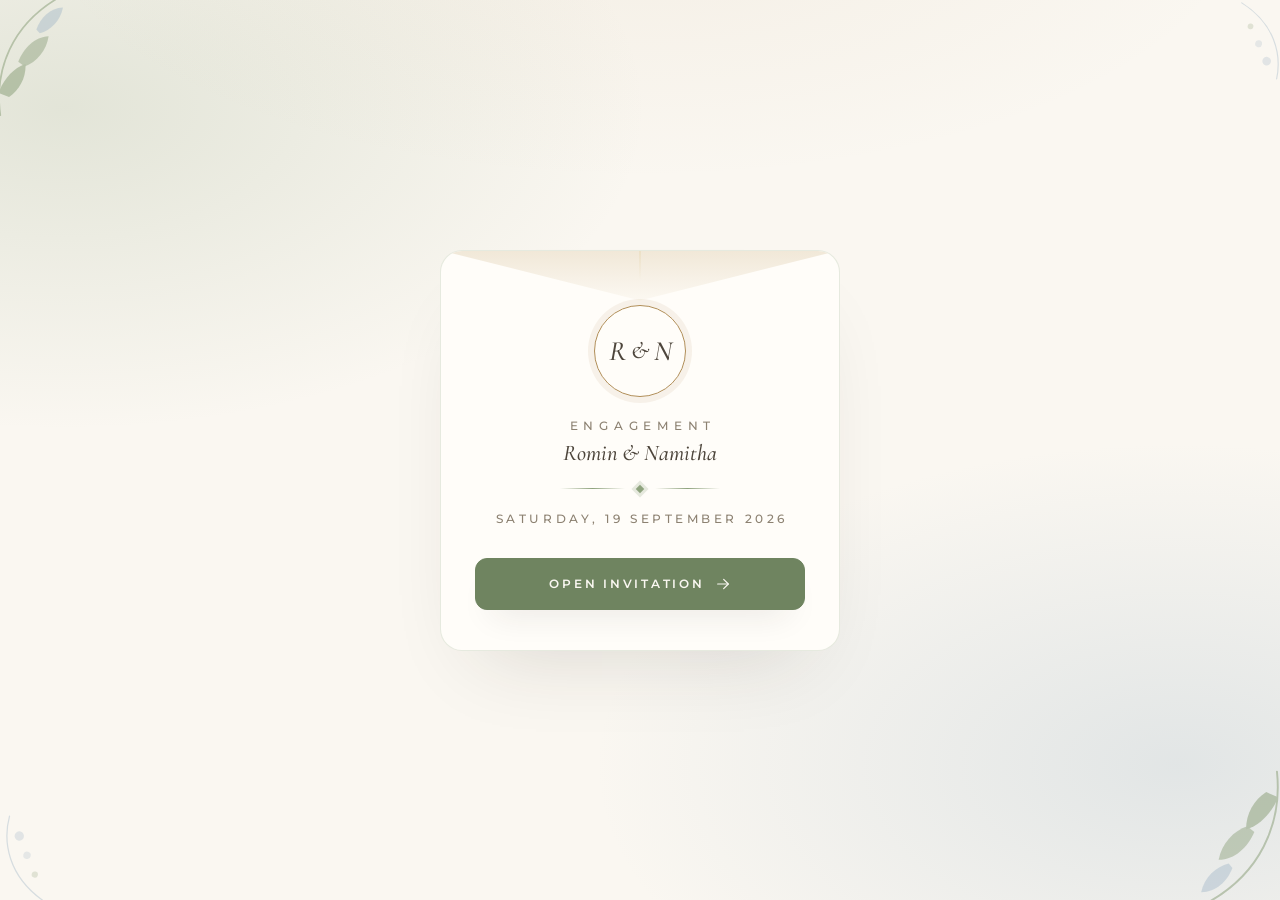
<file: index.html>
<!DOCTYPE html>
<html lang="en">
<head>
  <meta charset="UTF-8" />
  <meta name="viewport" content="width=device-width, initial-scale=1.0, viewport-fit=cover" />
  <title>Romin &amp; Namitha &middot; Engagement Invitation</title>
  <meta name="description" content="You're invited to celebrate the engagement of Romin and Namitha on 19 September 2026 at Staydium Bungalow Resort, Kozhikode." />

  <link rel="preconnect" href="https://fonts.googleapis.com" />
  <link rel="preconnect" href="https://fonts.gstatic.com" crossorigin />
  <link href="https://fonts.googleapis.com/css2?family=Cormorant+Garamond:ital,wght@0,400;0,500;0,600;1,400;1,500&family=Montserrat:wght@300;400;500;600&family=Great+Vibes&display=swap" rel="stylesheet" />

  <link rel="stylesheet" href="invite.css?v=20260919a" />
  <link rel="prefetch" href="main.html" />
</head>
<body>

  <main class="opening" id="opening">
    <div class="botanicals" aria-hidden="true">
      <svg class="leaf--tl" viewBox="0 0 100 100" fill="none" xmlns="http://www.w3.org/2000/svg">
        <path d="M10 90C10 60 25 25 70 10" stroke="#8fa37e" stroke-width="1.2" stroke-linecap="round"/>
        <path d="M18 78c8-4 14-12 15-22-10 2-18 10-22 18Z" fill="#8fa37e"/>
        <path d="M32 58c9-2 17-9 20-19-10-1-19 6-24 15Z" fill="#8fa37e" opacity="0.85"/>
        <path d="M46 36c8-1 16-7 19-16-9-1-17 5-21 13Z" fill="#a3b8c8" opacity="0.8"/>
      </svg>
      <svg class="leaf--br" viewBox="0 0 100 100" fill="none" xmlns="http://www.w3.org/2000/svg">
        <path d="M10 90C10 60 25 25 70 10" stroke="#8fa37e" stroke-width="1.2" stroke-linecap="round"/>
        <path d="M18 78c8-4 14-12 15-22-10 2-18 10-22 18Z" fill="#8fa37e"/>
        <path d="M32 58c9-2 17-9 20-19-10-1-19 6-24 15Z" fill="#8fa37e" opacity="0.85"/>
        <path d="M46 36c8-1 16-7 19-16-9-1-17 5-21 13Z" fill="#a3b8c8" opacity="0.8"/>
      </svg>
      <svg class="leaf--tr" viewBox="0 0 100 100" fill="none" xmlns="http://www.w3.org/2000/svg">
        <path d="M14 86C14 60 28 30 66 16" stroke="#a3b8c8" stroke-width="1.2" stroke-linecap="round"/>
        <circle cx="28" cy="70" r="4.5" fill="#a3b8c8" opacity="0.7"/>
        <circle cx="40" cy="54" r="3.6" fill="#a3b8c8" opacity="0.6"/>
        <circle cx="52" cy="38" r="3" fill="#8fa37e" opacity="0.6"/>
      </svg>
      <svg class="leaf--bl" viewBox="0 0 100 100" fill="none" xmlns="http://www.w3.org/2000/svg">
        <path d="M14 86C14 60 28 30 66 16" stroke="#a3b8c8" stroke-width="1.2" stroke-linecap="round"/>
        <circle cx="28" cy="70" r="4.5" fill="#a3b8c8" opacity="0.7"/>
        <circle cx="40" cy="54" r="3.6" fill="#a3b8c8" opacity="0.6"/>
        <circle cx="52" cy="38" r="3" fill="#8fa37e" opacity="0.6"/>
      </svg>
    </div>

    <h1 class="sr-only">Romin &amp; Namitha &mdash; Engagement Invitation, 19 September 2026</h1>

    <section class="envelope" id="envelope" aria-label="Invitation">
      <div class="envelope__flap" aria-hidden="true"></div>
      <div class="envelope__body">
        <div class="monogram-emblem" aria-hidden="true">
          <span class="monogram-emblem__letter">R</span>
          <span class="monogram-emblem__amp">&amp;</span>
          <span class="monogram-emblem__letter">N</span>
        </div>

        <p class="eyebrow">Engagement</p>
        <p class="opening__names">Romin &amp; Namitha</p>

        <div class="opening__divider" aria-hidden="true">
          <span class="opening__divider-line"></span>
          <span class="opening__divider-leaf"></span>
          <span class="opening__divider-line"></span>
        </div>

        <p class="opening__date">Saturday, 19 September 2026</p>

        <button type="button" class="btn-open" id="open-btn" aria-label="Open Romin and Namitha's engagement invitation">
          Open Invitation
          <svg class="btn-open__arrow" viewBox="0 0 24 24" width="16" height="16" fill="none" stroke="currentColor" stroke-width="1.8" stroke-linecap="round" stroke-linejoin="round" aria-hidden="true">
            <line x1="4" y1="12" x2="20" y2="12"></line>
            <polyline points="13 5 20 12 13 19"></polyline>
          </svg>
        </button>
      </div>
    </section>
  </main>

  <script src="invite.js?v=20260919a"></script>
</body>
</html>
</file>
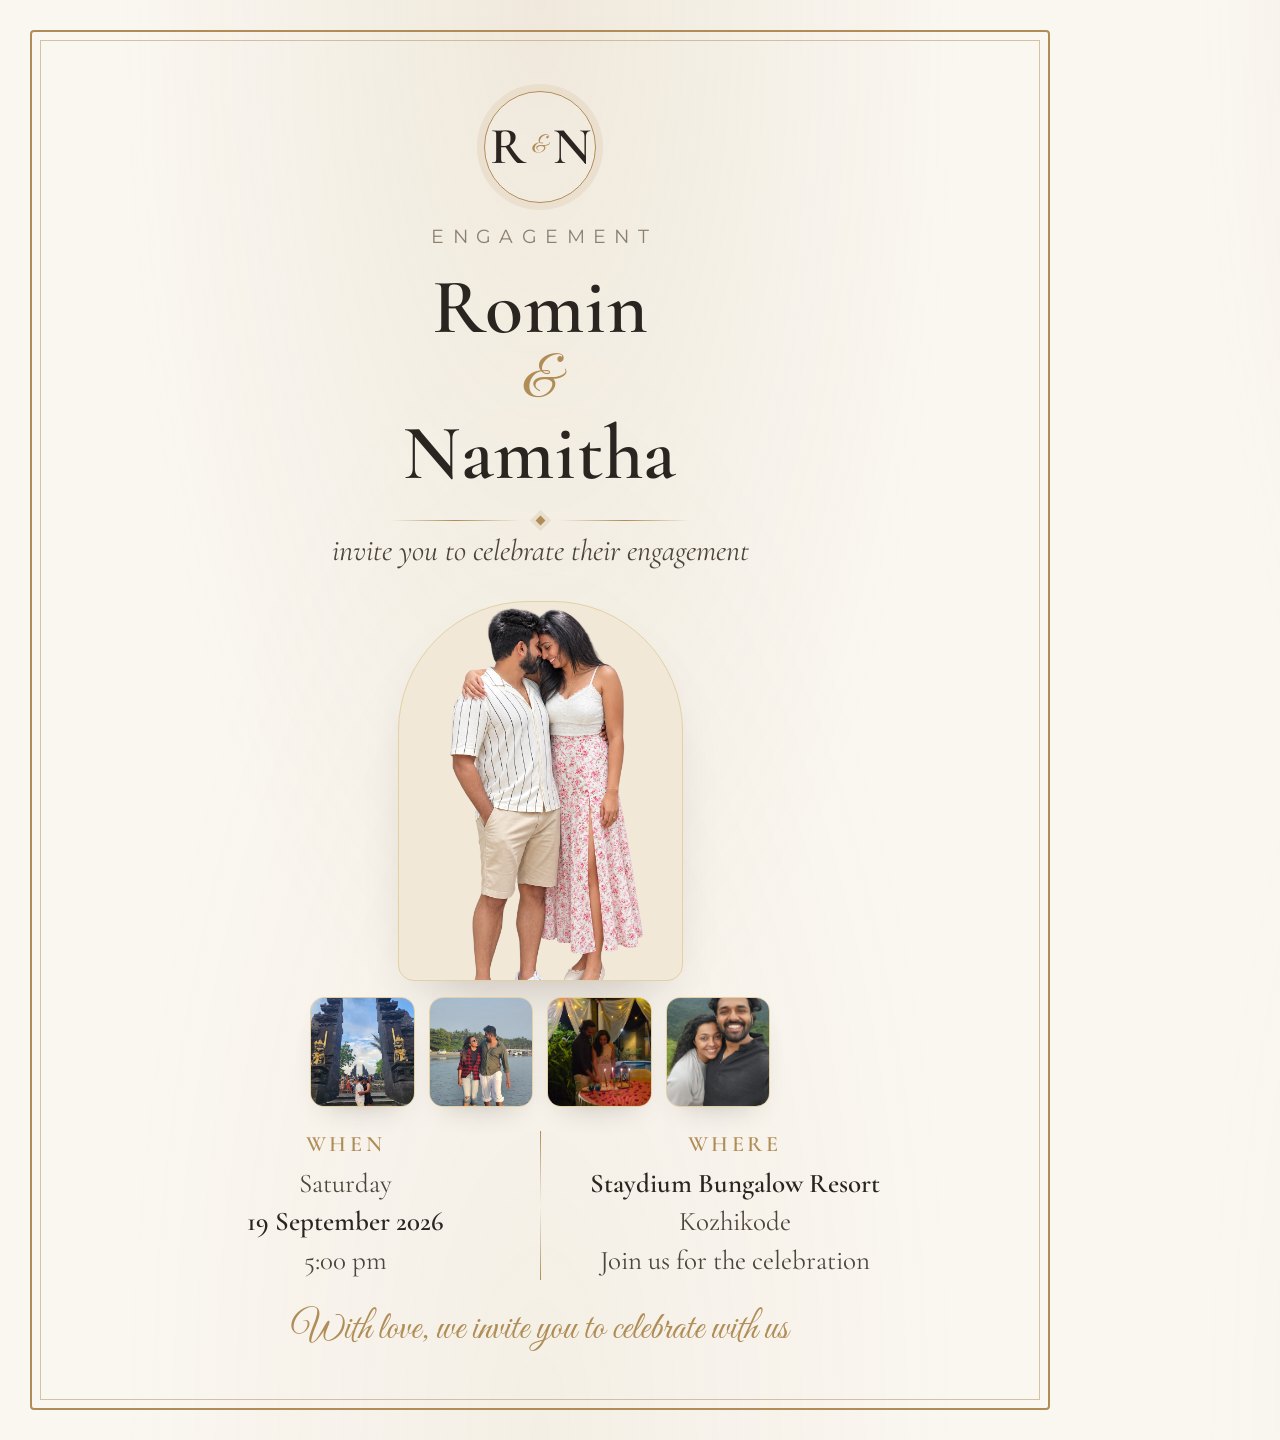
<file: invite-card.html>
<!DOCTYPE html>
<html lang="en">
<head>
<meta charset="UTF-8" />
<link rel="preconnect" href="https://fonts.googleapis.com" />
<link rel="preconnect" href="https://fonts.gstatic.com" crossorigin />
<link href="https://fonts.googleapis.com/css2?family=Cormorant+Garamond:ital,wght@0,400;0,500;0,600;1,400;1,500&family=Montserrat:wght@300;400;500;600&family=Great+Vibes&display=swap" rel="stylesheet" />
<style>
  :root {
    --ivory: #faf7f1;
    --cream: #f1e8d8;
    --paper: #fffdf9;
    --ink: #2b2521;
    --ink-soft: #4d453b;
    --stone: #8c8171;
    --gold: #b08d57;
    --gold-soft: #e3d1a4;
    --serif: "Cormorant Garamond", Georgia, serif;
    --script: "Great Vibes", cursive;
    --sans: "Montserrat", Arial, sans-serif;
  }
  * { box-sizing: border-box; margin: 0; padding: 0; }
  html, body { width: 1080px; height: 1440px; }
  body {
    font-family: var(--sans);
    color: var(--ink-soft);
    background:
      radial-gradient(ellipse at 50% 0%, rgba(176, 141, 87, 0.14), transparent 55%),
      radial-gradient(ellipse at 50% 100%, rgba(176, 141, 87, 0.08), transparent 55%),
      var(--ivory);
  }
  .card { width: 1080px; height: 1440px; padding: 30px; }
  .frame {
    width: 100%;
    height: 100%;
    border: 2px solid var(--gold);
    border-radius: 4px;
    padding: 8px;
  }
  .inner {
    width: 100%;
    height: 100%;
    border: 1px solid rgba(176, 141, 87, 0.5);
    display: flex;
    flex-direction: column;
    align-items: center;
    text-align: center;
    padding: 50px 64px 46px;
  }
  .monogram {
    display: inline-flex;
    align-items: center;
    justify-content: center;
    gap: 6px;
    width: 112px;
    height: 112px;
    border: 1px solid var(--gold);
    border-radius: 50%;
    color: var(--ink);
    font-family: var(--serif);
    box-shadow: 0 0 0 7px rgba(176, 141, 87, 0.12);
    margin-bottom: 22px;
  }
  .monogram span { font-size: 52px; line-height: 1; font-weight: 600; }
  .monogram small { font-size: 24px; color: var(--gold); font-family: var(--script); }
  .eyebrow {
    font-size: 19px;
    letter-spacing: 0.44em;
    text-transform: uppercase;
    color: var(--stone);
    margin-bottom: 20px;
    padding-left: 0.44em;
  }
  .names {
    display: flex;
    flex-direction: column;
    align-items: center;
    gap: 2px;
  }
  .names__name {
    font-family: var(--serif);
    font-weight: 600;
    color: var(--ink);
    font-size: 78px;
    line-height: 1.02;
    letter-spacing: 0.01em;
  }
  .names__amp {
    font-family: var(--script);
    font-size: 58px;
    color: var(--gold);
    line-height: 1;
    margin: 2px 0;
  }
  .divider {
    display: flex;
    align-items: center;
    justify-content: center;
    gap: 16px;
    width: 300px;
    margin: 24px 0 8px;
  }
  .divider__line { height: 1px; flex: 1; background: linear-gradient(90deg, transparent, var(--gold), transparent); }
  .divider__diamond { width: 7px; height: 7px; background: var(--gold); transform: rotate(45deg); box-shadow: 0 0 0 4px rgba(176, 141, 87, 0.16); }
  .subtitle {
    font-family: var(--serif);
    font-style: italic;
    font-size: 30px;
    color: var(--ink-soft);
  }
  .photo {
    flex: 1;
    display: flex;
    flex-direction: column;
    align-items: center;
    justify-content: center;
    gap: 16px;
    width: 100%;
    min-height: 0;
    margin: 22px 0 6px;
  }
  .photo-frame {
    height: 100%;
    max-height: 380px;
    aspect-ratio: 3 / 4;
    border-radius: 130px 130px 16px 16px;
    overflow: hidden;
    background: var(--cream);
    border: 1px solid var(--gold-soft);
    box-shadow: 0 30px 60px -30px rgba(43, 37, 30, 0.28);
  }
  .photo-frame img {
    width: 100%;
    height: 100%;
    object-fit: cover;
    object-position: top center;
  }
  .photo-thumbs {
    display: flex;
    gap: 14px;
    justify-content: center;
    width: 100%;
    max-width: 460px;
  }
  .photo-thumb {
    flex: 1;
    height: 110px;
    border-radius: 14px;
    overflow: hidden;
    background: var(--cream);
    border: 1px solid var(--gold-soft);
    box-shadow: 0 14px 30px -18px rgba(43, 37, 30, 0.3);
  }
  .photo-thumb img {
    width: 100%;
    height: 100%;
    object-fit: cover;
  }
  .photo-thumb:nth-of-type(1) img { object-position: center 42%; }
  .photo-thumb:nth-of-type(2) img { object-position: center 24%; }
  .photo-thumb:nth-of-type(3) img { object-position: center 38%; }
  .photo-thumb:nth-of-type(4) img { object-position: center 78%; }
  .details {
    display: flex;
    align-items: stretch;
    justify-content: center;
    gap: 44px;
    margin-top: 8px;
  }
  .details__col { flex: 0 0 300px; width: 300px; }
  .details__sep { width: 1px; background: linear-gradient(var(--gold), transparent, var(--gold)); }
  .details__label {
    font-family: var(--serif);
    font-weight: 600;
    letter-spacing: 0.16em;
    text-transform: uppercase;
    color: var(--gold);
    font-size: 22px;
    margin-bottom: 8px;
  }
  .details__text { font-family: var(--serif); font-size: 27px; line-height: 1.42; color: var(--ink-soft); }
  .details__text strong { color: var(--ink); font-weight: 600; }
  .footer {
    margin-top: 26px;
    font-family: var(--script);
    font-size: 38px;
    color: var(--gold);
  }
</style>
</head>
<body>
  <div class="card">
    <div class="frame">
      <div class="inner">
        <div class="monogram"><span>R</span><small>&amp;</small><span>N</span></div>
        <p class="eyebrow">Engagement</p>

        <div class="names">
          <div class="names__name">Romin</div>
          <span class="names__amp">&amp;</span>
          <div class="names__name">Namitha</div>
        </div>

        <div class="divider">
          <span class="divider__line"></span>
          <span class="divider__diamond"></span>
          <span class="divider__line"></span>
        </div>
        <p class="subtitle">invite you to celebrate their engagement</p>

        <div class="photo">
          <div class="photo-frame">
            <img src="couple-hero.png?v=20260919" alt="Romin and Namitha together" />
          </div>
          <div class="photo-thumbs">
            <div class="photo-thumb"><img src="./side.jpeg" alt="Romin and Namitha engagement photo" /></div>
            <div class="photo-thumb"><img src="./side2.jpeg" alt="Romin and Namitha engagement photo" /></div>
            <div class="photo-thumb"><img src="./side3.jpeg" alt="Romin and Namitha engagement photo" /></div>
            <div class="photo-thumb"><img src="./side4.jpeg" alt="Romin and Namitha engagement photo" /></div>
          </div>
        </div>

        <div class="details">
          <div class="details__col">
            <div class="details__label">When</div>
            <div class="details__text">Saturday<br /><strong>19 September 2026</strong><br />5:00 pm</div>
          </div>
          <div class="details__sep"></div>
          <div class="details__col">
            <div class="details__label">Where</div>
            <div class="details__text"><strong>Staydium Bungalow Resort</strong><br />Kozhikode<br />Join us for the celebration</div>
          </div>
        </div>

        <p class="footer">With love, we invite you to celebrate with us</p>
      </div>
    </div>
  </div>
</body>
</html>
</file>
<file: invite.css>
:root {
  --ivory: #faf7f1;
  --cream: #f1e8d8;
  --paper: #fffdf9;
  --ink: #2b2521;
  --ink-soft: #4d453b;
  --stone: #8c8171;
  --stone-soft: #d8cebb;
  --gold: #b08d57;
  --gold-deep: #8f6f3e;
  --gold-soft: #e3d1a4;
  --shadow: rgba(43, 37, 30, 0.16);

  --sage: #8fa37e;
  --sage-deep: #6f8460;
  --sage-soft: rgba(143, 163, 126, 0.22);
  --dusty-blue: #a3b8c8;
  --dusty-blue-soft: rgba(163, 184, 200, 0.28);

  --serif: "Cormorant Garamond", Georgia, serif;
  --script: "Great Vibes", "Cormorant Garamond", cursive;
  --sans: "Montserrat", "Helvetica Neue", Arial, sans-serif;
}

* { box-sizing: border-box; }

html, body {
  height: 100%;
}

body {
  margin: 0;
  min-height: 100svh;
  font-family: var(--sans);
  color: var(--ink-soft);
  background:
    radial-gradient(ellipse 80% 50% at 50% -10%, rgba(176, 141, 87, 0.08), transparent 60%),
    radial-gradient(ellipse 70% 55% at 92% 85%, var(--dusty-blue-soft), transparent 65%),
    radial-gradient(ellipse 70% 55% at 5% 12%, var(--sage-soft), transparent 65%),
    var(--ivory);
  overflow-x: hidden;
  -webkit-font-smoothing: antialiased;
}

.sr-only {
  position: absolute;
  width: 1px;
  height: 1px;
  padding: 0;
  margin: -1px;
  overflow: hidden;
  clip: rect(0, 0, 0, 0);
  white-space: nowrap;
  border: 0;
}

/* ===== Opening stage ===== */
.opening {
  position: relative;
  min-height: 100svh;
  display: flex;
  align-items: center;
  justify-content: center;
  padding: 32px 20px;
  overflow: hidden;
}

/* ===== Botanical corner decoration ===== */
.botanicals {
  position: absolute;
  inset: 0;
  pointer-events: none;
  z-index: 0;
}
.botanicals svg {
  position: absolute;
  opacity: 0.55;
}
.botanicals .leaf--tl { top: -18px; left: -22px; width: 140px; height: 140px; transform: rotate(-8deg); }
.botanicals .leaf--br { bottom: -22px; right: -20px; width: 160px; height: 160px; transform: rotate(174deg); }
.botanicals .leaf--tr { top: -10px; right: -18px; width: 96px; height: 96px; transform: rotate(12deg) scaleX(-1); opacity: 0.4; }
.botanicals .leaf--bl { bottom: -14px; left: -16px; width: 104px; height: 104px; transform: rotate(-165deg) scaleX(-1); opacity: 0.4; }

.js-enabled .botanicals .leaf--tl,
.js-enabled .botanicals .leaf--br,
.js-enabled .botanicals .leaf--tr,
.js-enabled .botanicals .leaf--bl {
  animation: sway 9s ease-in-out infinite;
}
.js-enabled .botanicals .leaf--br { animation-duration: 11s; animation-delay: 0.6s; }
.js-enabled .botanicals .leaf--tr { animation-duration: 10s; animation-delay: 1.2s; }
.js-enabled .botanicals .leaf--bl { animation-duration: 12s; animation-delay: 0.3s; }

@keyframes sway {
  0%, 100% { transform: translate(0, 0) rotate(var(--r, 0deg)); }
  50% { transform: translate(4px, -6px) rotate(calc(var(--r, 0deg) + 2deg)); }
}
.botanicals .leaf--tl { --r: -8deg; }
.botanicals .leaf--br { --r: 174deg; }

@media (prefers-reduced-motion: reduce) {
  .js-enabled .botanicals svg { animation: none; }
}

@media (max-width: 480px) {
  .botanicals .leaf--tl { width: 100px; height: 100px; }
  .botanicals .leaf--br { width: 116px; height: 116px; }
  .botanicals .leaf--tr, .botanicals .leaf--bl { width: 72px; height: 72px; }
}

/* ===== Envelope card ===== */
.envelope {
  position: relative;
  z-index: 1;
  width: 100%;
  max-width: 400px;
  background: var(--paper);
  border: 1px solid var(--sage-soft);
  border-radius: 22px;
  box-shadow: 0 40px 80px -40px var(--shadow);
  padding: 54px 34px 40px;
  text-align: center;
  overflow: hidden;
}

.js-enabled .envelope {
  opacity: 0;
  transform: translateY(18px) scale(0.98);
  animation: envelopeIn 1s cubic-bezier(0.2, 0.8, 0.2, 1) 0.15s forwards;
}
@keyframes envelopeIn {
  to { opacity: 1; transform: translateY(0) scale(1); }
}
@media (prefers-reduced-motion: reduce) {
  .js-enabled .envelope { opacity: 1; transform: none; animation: none; }
}

/* subtle folded-flap detail at the top of the card */
.envelope__flap {
  position: absolute;
  top: 0;
  left: 0;
  right: 0;
  height: 64px;
  background: linear-gradient(180deg, var(--cream), transparent);
  clip-path: polygon(0 0, 100% 0, 50% 78%);
  pointer-events: none;
}
.envelope__flap::after {
  content: "";
  position: absolute;
  left: 50%;
  top: 0;
  width: 1px;
  height: 46%;
  background: linear-gradient(180deg, var(--gold-soft), transparent);
  transform: translateX(-50%) rotate(0deg);
  opacity: 0.7;
}

.envelope__body {
  position: relative;
}

/* ===== Monogram emblem: N & R ===== */
.monogram-emblem {
  display: inline-flex;
  align-items: center;
  justify-content: center;
  gap: 5px;
  width: 92px;
  height: 92px;
  margin: 0 auto 22px;
  border: 1px solid var(--gold);
  border-radius: 50%;
  box-shadow: 0 0 0 6px rgba(176, 141, 87, 0.1);
  font-family: var(--serif);
  font-style: italic;
  font-weight: 500;
  color: var(--ink-soft);
}
.monogram-emblem__letter {
  font-size: 1.75rem;
  line-height: 1;
}
.monogram-emblem__amp {
  font-size: 1.5rem;
  line-height: 1;
}

.eyebrow {
  font-size: 0.72rem;
  font-weight: 500;
  letter-spacing: 0.5em;
  text-transform: uppercase;
  color: var(--stone);
  margin: 0 0 6px;
  padding-left: 0.5em;
}

.opening__names {
  font-family: var(--serif);
  font-weight: 500;
  font-style: italic;
  font-size: clamp(1.15rem, 5vw, 1.4rem);
  color: var(--ink-soft);
  margin: 0 0 20px;
}

.opening__divider {
  display: flex;
  align-items: center;
  justify-content: center;
  gap: 12px;
  margin: 0 auto 20px;
  max-width: 160px;
}
.opening__divider-line {
  height: 1px;
  flex: 1;
  background: linear-gradient(90deg, transparent, var(--sage), transparent);
}
.opening__divider-leaf {
  width: 6px;
  height: 6px;
  flex: 0 0 auto;
  background: var(--sage);
  transform: rotate(45deg);
  box-shadow: 0 0 0 3px var(--sage-soft);
}

.opening__date {
  font-family: var(--sans);
  font-weight: 500;
  letter-spacing: 0.3em;
  text-transform: uppercase;
  font-size: 0.74rem;
  color: var(--stone);
  margin: 0 0 32px;
  padding-left: 0.3em;
}

/* ===== Open button ===== */
.btn-open {
  display: inline-flex;
  align-items: center;
  justify-content: center;
  gap: 10px;
  width: 100%;
  min-height: 52px;
  font-family: var(--sans);
  font-size: 0.78rem;
  font-weight: 600;
  letter-spacing: 0.22em;
  text-transform: uppercase;
  color: var(--ivory);
  background: var(--sage-deep);
  border: 1px solid var(--sage-deep);
  border-radius: 12px;
  cursor: pointer;
  padding: 14px 28px;
  transition: background 0.3s ease, transform 0.25s ease, box-shadow 0.3s ease;
  box-shadow: 0 18px 34px -18px var(--shadow);
  -webkit-tap-highlight-color: transparent;
  white-space: nowrap;
}
.btn-open:hover {
  background: var(--sage);
  border-color: var(--sage);
  transform: translateY(-2px);
  box-shadow: 0 22px 40px -18px var(--shadow);
}
.btn-open:active {
  transform: translateY(0);
}
.btn-open:focus-visible {
  outline: 2px solid var(--gold);
  outline-offset: 3px;
}

.btn-open__arrow {
  transition: transform 0.3s ease;
}
.btn-open:hover .btn-open__arrow {
  transform: translateX(3px);
}

/* ===== Leaving transition ===== */
.js-enabled .opening.is-leaving .envelope {
  transition: opacity 0.5s ease, transform 0.55s cubic-bezier(0.4, 0, 0.2, 1);
  opacity: 0;
  transform: translateY(-16px) scale(1.03);
}
.js-enabled .opening.is-leaving .btn-open {
  transition: opacity 0.3s ease;
  opacity: 0;
}
@media (prefers-reduced-motion: reduce) {
  .js-enabled .opening.is-leaving .envelope,
  .js-enabled .opening.is-leaving .btn-open {
    transition: none;
    opacity: 1;
    transform: none;
  }
}

@media (max-width: 380px) {
  .envelope { padding: 46px 24px 32px; border-radius: 18px; }
  .monogram-emblem { width: 80px; height: 80px; margin-bottom: 18px; }
  .monogram-emblem__letter { font-size: 1.5rem; }
  .btn-open {
    font-size: 0.66rem;
    letter-spacing: 0.13em;
    padding: 14px 16px;
    gap: 6px;
  }
}

@media (max-width: 340px) {
  .envelope { padding: 40px 18px 28px; }
  .btn-open { font-size: 0.6rem; letter-spacing: 0.09em; padding: 14px 10px; }
}

@media (max-height: 640px) {
  .opening { padding: 20px 16px; }
  .envelope { padding: 40px 30px 30px; }
  .monogram-emblem { margin-bottom: 16px; }
  .opening__date { margin-bottom: 22px; }
}
</file>
